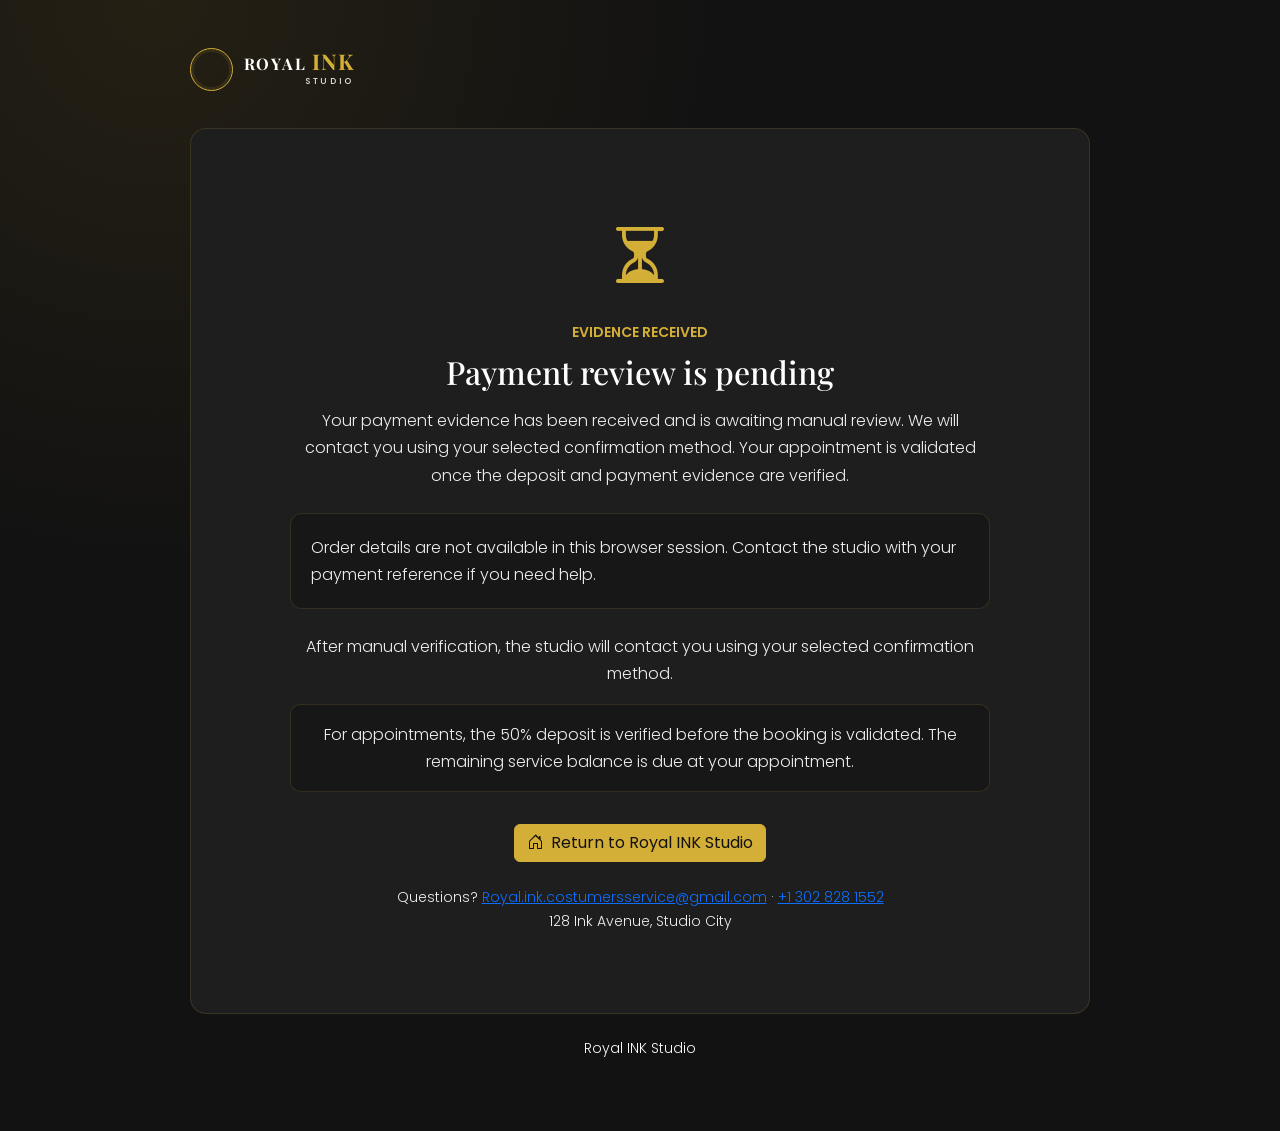
<file: payment-success.html>
<!DOCTYPE html>
<html lang="en">
<head>
  <meta charset="UTF-8">
  <meta name="viewport" content="width=device-width, initial-scale=1.0">
  <meta name="description" content="Royal INK Studio received your payment evidence for manual review.">
  <title>Evidence Received | Royal INK Studio</title>
  <link rel="preconnect" href="https://fonts.googleapis.com">
  <link href="https://fonts.googleapis.com/css2?family=Playfair+Display:wght@600;700;800&family=Poppins:wght@300;400;500;600;700&display=swap" rel="stylesheet">
  <link href="https://cdn.jsdelivr.net/npm/bootstrap@5.3.3/dist/css/bootstrap.min.css" rel="stylesheet">
  <link href="https://cdn.jsdelivr.net/npm/bootstrap-icons@1.11.3/font/bootstrap-icons.min.css" rel="stylesheet">
  <link rel="stylesheet" href="style.css">
</head>
<body class="manual-payment-page">
  <main class="container py-4 py-lg-5">
    <div class="manual-payment-shell mx-auto">
      <header class="payment-page-header mb-4">
        <a class="studio-brand" href="index.html" aria-label="Royal INK Studio home">
          <span class="royal-mark" aria-hidden="true"><i class="bi bi-crown-fill"></i></span>
          <span class="brand-name"><span class="brand-royal">ROYAL</span><span class="brand-ink">INK</span><small>STUDIO</small></span>
        </a>
      </header>
      <section class="studio-card p-4 p-md-5">
        <div class="checkout-result-body">
          <div class="success-icon mb-3"><i class="bi bi-hourglass-split" aria-hidden="true"></i></div>
          <p class="text-accent text-uppercase small fw-semibold mb-2">Evidence received</p>
          <h1 id="confirmationStatusTitle" class="h2 mb-3">Payment review is pending</h1>
          <p id="confirmationStatusMessage">Your payment evidence has been received and is awaiting manual review. We will contact you using your selected confirmation method. Your appointment is validated once the deposit and payment evidence are verified.</p>
          <div id="confirmationOrderDetails" class="payment-order-summary text-start my-4" aria-live="polite">
            <p class="mb-0">Order details will appear here when available.</p>
          </div>
          <p id="confirmationContactMessage">After manual verification, the studio will contact you using your selected confirmation method.</p>
          <p class="payment-review-note">For appointments, the 50% deposit is verified before the booking is validated. The remaining service balance is due at your appointment.</p>
          <a class="btn btn-accent mt-3" href="index.html"><i class="bi bi-house-door me-2"></i>Return to Royal INK Studio</a>
          <p class="small mt-4 mb-0">Questions? <a href="mailto:Royal.ink.costumersservice@gmail.com">Royal.ink.costumersservice@gmail.com</a> · <a href="tel:+13028281552">+1 302 828 1552</a><br>128 Ink Avenue, Studio City</p>
        </div>
      </section>
      <footer class="payment-page-footer text-center text-light small py-4">
        <span>Royal INK Studio</span>
      </footer>
    </div>
  </main>
  <script src="payment-success.js"></script>
</body>
</html>
</file>
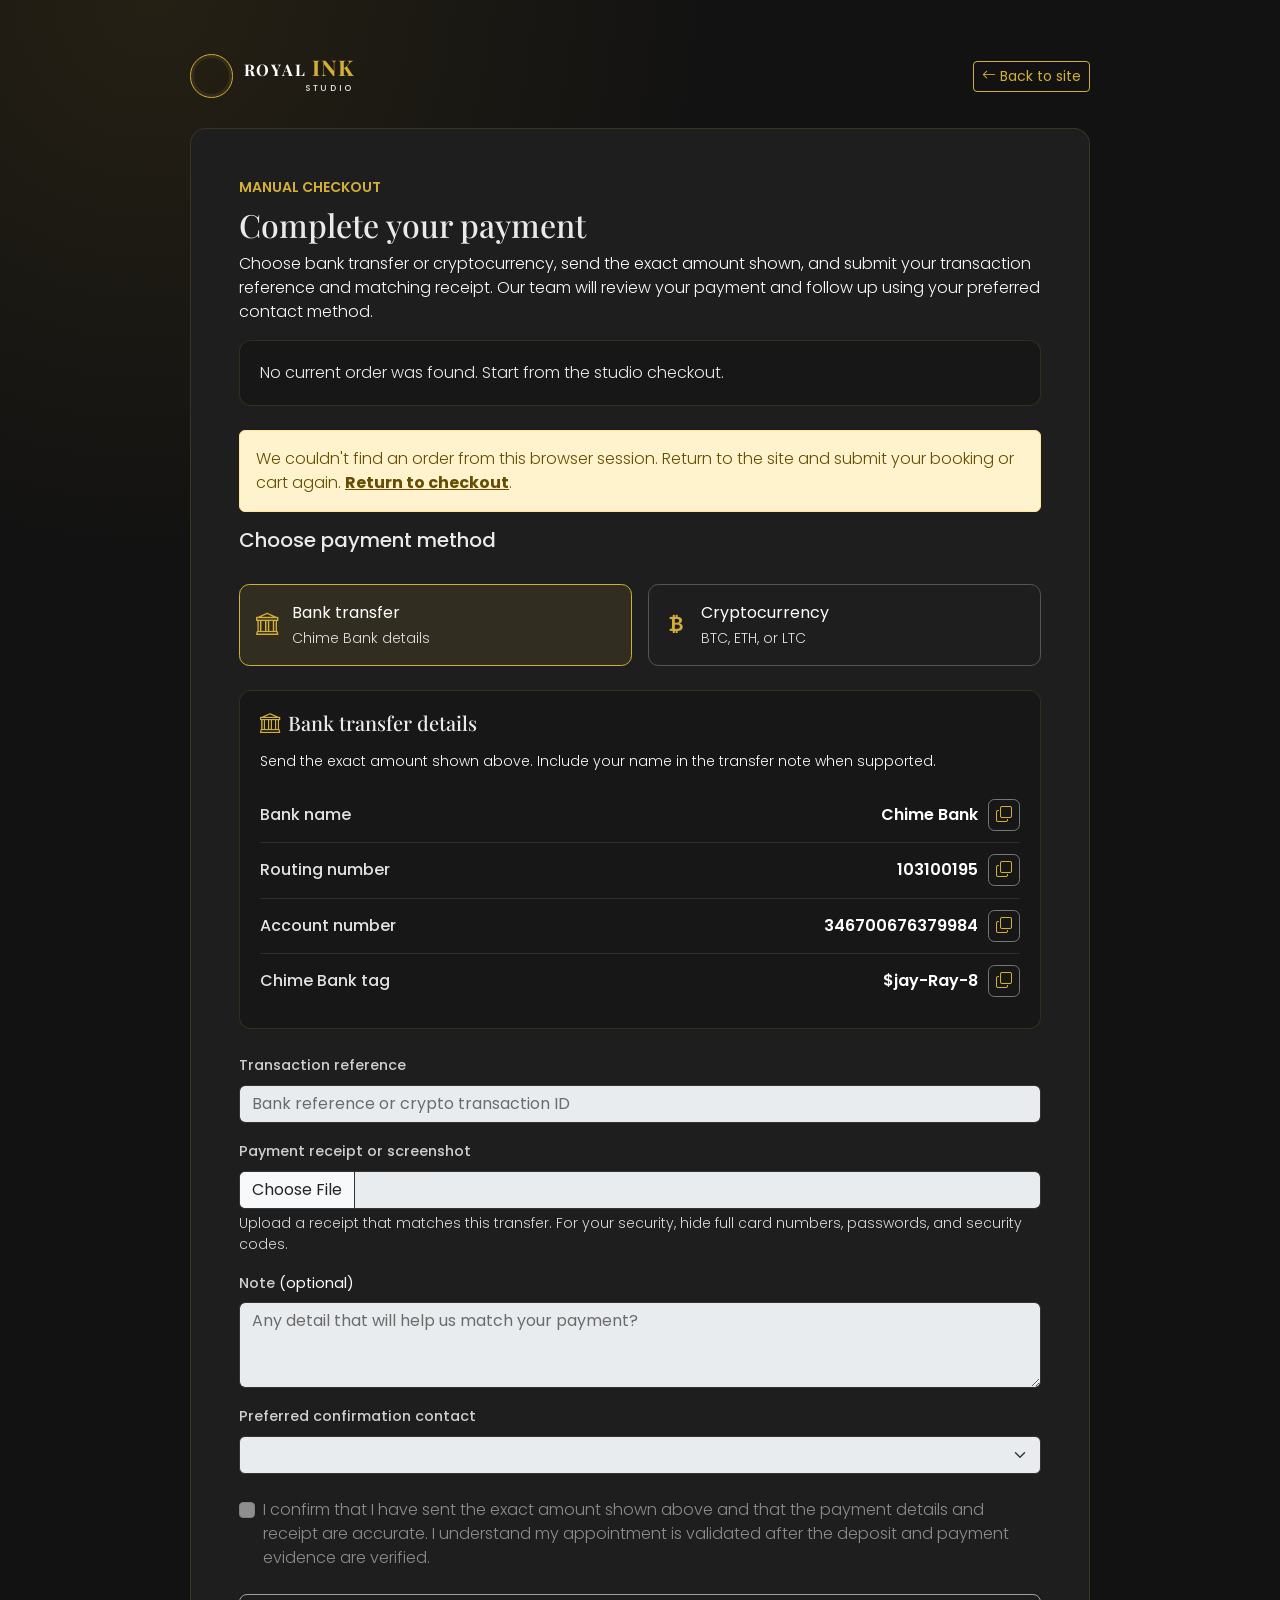
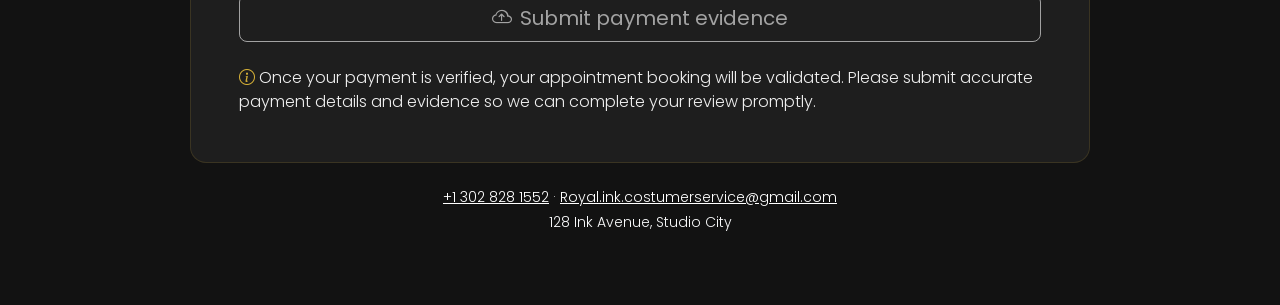
<file: payment.html>
<!DOCTYPE html>
<html lang="en">
<head>
  <meta charset="UTF-8">
  <meta name="viewport" content="width=device-width, initial-scale=1.0">
  <meta name="description" content="Royal INK Studio manual payment instructions and order confirmation.">
  <title>Manual Payment | Royal INK Studio</title>
  <link rel="preconnect" href="https://fonts.googleapis.com">
  <link href="https://fonts.googleapis.com/css2?family=Playfair+Display:wght@600;700;800&family=Poppins:wght@300;400;500;600;700&display=swap" rel="stylesheet">
  <link href="https://cdn.jsdelivr.net/npm/bootstrap@5.3.3/dist/css/bootstrap.min.css" rel="stylesheet">
  <link href="https://cdn.jsdelivr.net/npm/bootstrap-icons@1.11.3/font/bootstrap-icons.min.css" rel="stylesheet">
  <link rel="stylesheet" href="style.css">
</head>
<body class="manual-payment-page">
  <main class="container py-4 py-lg-5">
    <div class="manual-payment-shell mx-auto">
      <header class="payment-page-header d-flex justify-content-between align-items-center gap-3 mb-4">
        <a class="studio-brand" href="index.html" aria-label="Royal INK Studio home">
          <span class="royal-mark" aria-hidden="true"><i class="bi bi-crown-fill"></i></span>
          <span class="brand-name"><span class="brand-royal">ROYAL</span><span class="brand-ink">INK</span><small>STUDIO</small></span>
        </a>
        <a href="index.html#booking" class="btn btn-outline-accent btn-sm"><i class="bi bi-arrow-left"></i> Back to site</a>
      </header>

      <section class="manual-payment-content studio-card p-4 p-md-5">
        <p class="text-accent text-uppercase small fw-semibold mb-2">Manual checkout</p>
        <h1 class="h2 mb-2">Complete your payment</h1>
        <p class="text-light">Choose bank transfer or cryptocurrency, send the exact amount shown, and submit your transaction reference and matching receipt. Our team will review your payment and follow up using your preferred contact method.</p>

        <div id="orderSummary" class="payment-order-summary mb-4" aria-live="polite">
          <p class="mb-0">Loading your order…</p>
        </div>
        <div id="missingOrderNotice" class="alert alert-warning d-none" role="alert">
          We couldn't find an order from this browser session. Return to the site and submit your booking or cart again.
          <a href="index.html#booking" class="alert-link">Return to checkout</a>.
        </div>

        <form name="royal-ink-payment-evidence" method="POST" action="payment-success.html" enctype="multipart/form-data" data-netlify="true" data-netlify-honeypot="bot-field" id="paymentEvidenceForm">
          <input type="hidden" name="form-name" value="royal-ink-payment-evidence">
          <div class="visually-hidden" aria-hidden="true"><label>Leave this empty<input name="bot-field" tabindex="-1" autocomplete="off"></label></div>
          <input type="hidden" name="customer-name" id="paymentCustomerName">
          <input type="hidden" name="customer-email" id="paymentCustomerEmail">
          <input type="hidden" name="customer-phone" id="paymentCustomerPhone">
          <input type="hidden" name="order-type" id="paymentOrderType">
          <input type="hidden" name="order-summary" id="paymentOrderSummary">
          <input type="hidden" name="order-total-usd" id="paymentOrderTotal">
          <input type="hidden" name="booking-details" id="paymentBookingDetails">
          <input type="hidden" name="products-details" id="paymentProductsDetails">
          <input type="hidden" name="payment-method" id="paymentMethodValue">
          <input type="hidden" name="crypto-asset" id="paymentCryptoValue">
          <input type="hidden" name="confirmation-channel" id="confirmationChannelValue">

          <fieldset class="mb-4">
            <legend class="h5 mb-3">Choose payment method</legend>
            <div class="row g-3">
              <div class="col-md-6">
                <input class="btn-check" type="radio" name="methodChoice" id="methodBank" value="bank" checked>
                <label class="payment-method-choice" for="methodBank">
                  <i class="bi bi-bank"></i><span><strong>Bank transfer</strong><small>Chime Bank details</small></span>
                </label>
              </div>
              <div class="col-md-6">
                <input class="btn-check" type="radio" name="methodChoice" id="methodCrypto" value="crypto">
                <label class="payment-method-choice" for="methodCrypto">
                  <i class="bi bi-currency-bitcoin"></i><span><strong>Cryptocurrency</strong><small>BTC, ETH, or LTC</small></span>
                </label>
              </div>
            </div>
          </fieldset>

          <section id="bankInstructions" class="payment-instructions mb-4">
            <h2 class="h5 mb-3"><i class="bi bi-bank text-accent me-2"></i>Bank transfer details</h2>
            <p class="text-light small">Send the exact amount shown above. Include your name in the transfer note when supported.</p>
            <dl class="bank-details mb-0">
              <div><dt>Bank name</dt><dd>Chime Bank <button type="button" class="copy-payment-value" data-copy="Chime Bank" aria-label="Copy bank name" title="Copy bank name"><i class="bi bi-copy"></i></button></dd></div>
              <div><dt>Routing number</dt><dd>103100195 <button type="button" class="copy-payment-value" data-copy="103100195" aria-label="Copy routing number" title="Copy routing number"><i class="bi bi-copy"></i></button></dd></div>
              <div><dt>Account number</dt><dd>346700676379984 <button type="button" class="copy-payment-value" data-copy="346700676379984" aria-label="Copy account number" title="Copy account number"><i class="bi bi-copy"></i></button></dd></div>
              <div><dt>Chime Bank tag</dt><dd>$jay-Ray-8 <button type="button" class="copy-payment-value" data-copy="$jay-Ray-8" aria-label="Copy Chime tag" title="Copy Chime tag"><i class="bi bi-copy"></i></button></dd></div>
            </dl>
          </section>

          <section id="cryptoInstructions" class="payment-instructions mb-4 d-none">
            <h2 class="h5 mb-3"><i class="bi bi-currency-bitcoin text-accent me-2"></i>Cryptocurrency payment</h2>
            <label for="cryptoAsset" class="form-label">Choose coin and network</label>
            <select class="form-select studio-input mb-3" id="cryptoAsset" name="crypto-choice">
              <option value="BTC">Bitcoin network (BTC)</option>
              <option value="ETH">Ethereum network (ETH)</option>
              <option value="LTC">Litecoin network (LTC)</option>
            </select>
            <div class="crypto-wallet-panel">
              <div class="crypto-qr-wrap"><img id="cryptoQrImage" src="Image/Bitcoin%20QR%20code.jpg" alt="Bitcoin payment QR code"></div>
              <div class="crypto-wallet-info">
                <p class="small text-light mb-1" id="cryptoNetworkName">Bitcoin network</p>
                <label class="form-label" for="cryptoWalletAddress">Wallet address</label>
                <div class="input-group">
                  <input class="form-control studio-input" id="cryptoWalletAddress" type="text" readonly value="3DfMVLhNfUAQrhRSxy341KVsJnQpuDQx2o" aria-label="Bitcoin wallet address">
                  <button type="button" class="btn btn-outline-accent" id="copyCryptoAddress" title="Copy wallet address" aria-label="Copy wallet address"><i class="bi bi-copy"></i></button>
                </div>
                <p class="small text-light mt-2 mb-0">Send only the selected coin on its matching network. Transfers to a different network may be lost.</p>
              </div>
            </div>
          </section>

          <div class="row g-3">
            <div class="col-12">
              <label for="transactionReference" class="form-label">Transaction reference</label>
              <input class="form-control studio-input" id="transactionReference" name="transaction-reference" type="text" maxlength="120" required placeholder="Bank reference or crypto transaction ID">
              <div class="invalid-feedback">Enter your bank reference or transaction ID.</div>
            </div>
            <div class="col-12">
              <label for="paymentReceipt" class="form-label">Payment receipt or screenshot</label>
              <input class="form-control studio-input" id="paymentReceipt" name="payment-receipt" type="file" accept="image/*,.pdf" required>
              <div class="form-text">Upload a receipt that matches this transfer. For your security, hide full card numbers, passwords, and security codes.</div>
              <div class="invalid-feedback">Upload a receipt or screenshot.</div>
            </div>
            <div class="col-12">
              <label for="paymentNote" class="form-label">Note <span class="text-light fw-normal">(optional)</span></label>
              <textarea class="form-control studio-input" id="paymentNote" name="customer-note" rows="3" maxlength="500" placeholder="Any detail that will help us match your payment?"></textarea>
            </div>
            <div class="col-12">
              <label for="confirmationChannel" class="form-label">Preferred confirmation contact</label>
              <select class="form-select studio-input" id="confirmationChannel" name="confirmation-channel-choice" required>
                <option value="email" selected>Email</option>
                <option value="sms">SMS / text message</option>
              </select>
            </div>
          </div>

          <div class="form-check my-4">
            <input class="form-check-input" type="checkbox" value="yes" id="paymentConfirmation" name="payment-sent" required>
            <label class="form-check-label text-light" for="paymentConfirmation">I confirm that I have sent the exact amount shown above and that the payment details and receipt are accurate. I understand my appointment is validated after the deposit and payment evidence are verified.</label>
            <div class="invalid-feedback">Confirm that you have sent the payment before submitting evidence.</div>
          </div>
          <div id="paymentFormError" class="alert alert-warning d-none" role="alert"></div>
          <button type="submit" class="btn btn-accent btn-lg w-100" id="submitEvidenceButton">
            <i class="bi bi-cloud-arrow-up me-2"></i>Submit payment evidence
          </button>
        </form>

        <p class="payment-review-note mt-4 mb-0"><i class="bi bi-info-circle text-accent me-1"></i>Once your payment is verified, your appointment booking will be validated. Please submit accurate payment details and evidence so we can complete your review promptly.</p>
      </section>

      <footer class="payment-page-footer text-center text-light small py-4">
        <p class="mb-1"><a href="tel:+13028281552">+1 302 828 1552</a> · <a href="mailto:Royal.ink.costumerservice@gmail.com">Royal.ink.costumerservice@gmail.com</a></p>
        <p class="mb-0">128 Ink Avenue, Studio City</p>
      </footer>
    </div>
  </main>
  <script src="payment.js"></script>
</body>
</html>
</file>
<file: style.css>
/* ==========================================================================
  ROYAL INK STUDIO — CUSTOM THEME OVERRIDES
   Dark luxury theme built on top of Bootstrap 5 utilities/grid.
   ========================================================================== */

:root {
  --bg-base: #121212;
  --bg-darker: #0a0a0a;
  --bg-card: #1e1e1e;
  --bg-card-hover: #262626;
  --accent: #d4af37;
  --accent-soft: #e8c766;
  --text-muted: #a0a0a0;
  --border-subtle: rgba(212, 175, 55, 0.15);
  --font-heading: 'Playfair Display', serif;
  --font-body: 'Poppins', sans-serif;
}

* { scroll-behavior: smooth; }

/* Offsets anchor jumps (e.g. #payment) so content isn't hidden under the sticky navbar */
#payment { scroll-margin-top: 6rem; }
#booking { scroll-margin-top: 5rem; }

body {
  background-color: var(--bg-base);
  color: #eaeaea;
  font-family: var(--font-body);
  font-weight: 300;
}

h1, h2, h3, h4, h5, .studio-brand {
  font-family: var(--font-heading);
  color: #f5f5f5;
}

.text-accent { color: var(--accent) !important; }
.bg-darker { background-color: var(--bg-darker); }
.section-padding { padding: 5.5rem 0; }
.text-muted { color: #e2e2e2 !important; }
.form-text { color: #d7d7d7 !important; }

/* ---------------- Buttons ---------------- */
.btn-accent {
  background-color: var(--accent);
  border-color: var(--accent);
  color: #121212;
  transition: all 0.25s ease;
}
.btn-accent:hover, .btn-accent:focus {
  background-color: var(--accent-soft);
  border-color: var(--accent-soft);
  color: #121212;
  transform: translateY(-2px);
}
.btn-outline-accent {
  border: 1px solid var(--accent);
  color: var(--accent);
  background: transparent;
}
.btn-outline-accent:hover {
  background-color: var(--accent);
  color: #121212;
}
.btn-outline-light:hover { color: #121212; }

/* ---------------- Navbar ---------------- */
.studio-navbar {
  background-color: rgba(10, 10, 10, 0.92);
  backdrop-filter: blur(10px);
  border-bottom: 1px solid var(--border-subtle);
  transition: background-color 0.3s ease;
}
.studio-brand {
  display: inline-flex;
  align-items: center;
  gap: 0.65rem;
  font-weight: 700;
  letter-spacing: 0;
  font-size: 1rem;
  text-decoration: none;
}
.royal-mark {
  width: 2.7rem;
  height: 2.7rem;
  display: inline-grid;
  place-items: center;
  border: 1px solid var(--accent);
  border-radius: 50%;
  color: var(--accent);
  font-size: 1.15rem;
  box-shadow: inset 0 0 0 3px rgba(212, 175, 55, 0.1);
}
.brand-name {
  display: inline-grid;
  grid-template-columns: auto auto;
  align-items: baseline;
  column-gap: 0.32rem;
  line-height: 1;
}
.brand-royal { color: #fff; font-size: 1rem; letter-spacing: 0.12em; }
.brand-ink { color: var(--accent); font-size: 1.35rem; letter-spacing: 0.04em; }
.brand-name small {
  grid-column: 1 / -1;
  color: #e2e2e2;
  font: 500 0.55rem var(--font-body);
  letter-spacing: 0.3em;
  text-align: right;
  margin-top: 0.2rem;
}
.navbar-nav .nav-link {
  color: #d6d6d6;
  font-weight: 500;
  margin: 0 0.4rem;
  transition: color 0.2s ease;
}
.navbar-nav .nav-link:hover { color: var(--accent); }
.cart-badge {
  position: absolute;
  top: -6px;
  right: -6px;
  font-size: 0.65rem;
}

/* ---------------- Hero ---------------- */
.hero-section {
  position: relative;
  min-height: 92vh;
  background: linear-gradient(180deg, rgba(10,10,10,0.55) 0%, rgba(10,10,10,0.85) 100%),
              url('https://images.unsplash.com/photo-1611501275019-9b5cda994e8d?auto=format&fit=crop&w=1600&q=80') center/cover no-repeat fixed;
  color: #fff;
}
.hero-overlay {
  position: absolute;
  inset: 0;
  background: radial-gradient(circle at 20% 20%, rgba(212,175,55,0.08), transparent 60%);
}
.hero-eyebrow { letter-spacing: 3px; font-size: 0.85rem; font-weight: 600; }
.hero-title {
  font-size: clamp(2.2rem, 5vw, 4rem);
  font-weight: 800;
  line-height: 1.15;
}
.hero-subtitle {
  max-width: 640px;
  color: #cfcfcf;
  font-size: 1.05rem;
}
.hero-info-card {
  background: rgba(30, 30, 30, 0.65);
  border: 1px solid var(--border-subtle);
  border-radius: 0.75rem;
  padding: 1rem;
  display: flex;
  align-items: center;
  gap: 0.75rem;
  height: 100%;
}

/* ---------------- Home Service Banner ---------------- */
.home-service-banner {
  background-color: var(--bg-card);
  border-top: 1px solid var(--border-subtle);
  border-bottom: 1px solid var(--border-subtle);
  padding: 2rem 0;
}

/* ---------------- Section Heading ---------------- */
.section-heading h2 { font-size: 2.25rem; font-weight: 700; }

/* ---------------- Pills / Tabs ---------------- */
.studio-pills .nav-link {
  color: #d6d6d6;
  border: 1px solid var(--border-subtle);
  border-radius: 2rem;
  padding: 0.6rem 1.6rem;
  margin: 0 0.35rem;
  font-weight: 500;
}
.studio-pills .nav-link.active {
  background-color: var(--accent);
  color: #121212;
  font-weight: 600;
}

/* ---------------- Cards (generic studio card) ---------------- */
.studio-card {
  background-color: var(--bg-card);
  border: 1px solid var(--border-subtle);
  border-radius: 1rem;
}
.card-title-accent { font-family: var(--font-heading); font-weight: 700; }

/* ---------------- Pricing Cards ---------------- */
.pricing-card {
  background-color: var(--bg-card);
  border: 1px solid var(--border-subtle);
  border-radius: 1rem;
  padding: 1.75rem;
  height: 100%;
  transition: transform 0.25s ease, box-shadow 0.25s ease, border-color 0.25s ease;
}
.pricing-card:hover {
  transform: translateY(-6px);
  border-color: var(--accent);
  box-shadow: 0 12px 30px rgba(0,0,0,0.45);
}
.pricing-card .price-tag {
  font-family: var(--font-heading);
  font-size: 1.9rem;
  font-weight: 700;
  color: var(--accent);
}
.pricing-card .price-icon {
  width: 56px;
  height: 56px;
  border-radius: 50%;
  background: rgba(212, 175, 55, 0.12);
  display: flex;
  align-items: center;
  justify-content: center;
  font-size: 1.5rem;
  color: var(--accent);
  margin-bottom: 1rem;
}
.pricing-card ul { list-style: none; padding-left: 0; }
.pricing-card ul li {
  color: #f0f0f0;
  font-size: 0.92rem;
  padding: 0.2rem 0;
}
.pricing-card ul li i { color: var(--accent); margin-right: 0.4rem; }
.tattoo-price-list li {
  display: flex;
  justify-content: space-between;
  align-items: flex-start;
  gap: 1rem;
  padding: 0.65rem 0 !important;
  border-bottom: 1px solid var(--border-subtle);
}
.tattoo-price-list li:last-child { border-bottom: 0; }
.tattoo-price-list strong { color: var(--accent); text-align: right; white-space: nowrap; }

/* ---------------- Gallery Masonry ---------------- */
.masonry-grid {
  column-count: 1;
  column-gap: 1rem;
}
@media (min-width: 576px) { .masonry-grid { column-count: 2; } }
@media (min-width: 992px) { .masonry-grid { column-count: 3; } }
.masonry-item {
  break-inside: avoid;
  margin-bottom: 1rem;
  position: relative;
  border-radius: 0.85rem;
  overflow: hidden;
  border: 1px solid var(--border-subtle);
}
.masonry-item img {
  width: 100%;
  display: block;
  transition: transform 0.4s ease;
}
.masonry-item:hover img { transform: scale(1.06); }
.masonry-caption {
  position: absolute;
  inset: auto 0 0 0;
  padding: 0.85rem 1rem;
  background: linear-gradient(180deg, transparent, rgba(0,0,0,0.85));
  opacity: 0;
  transform: translateY(10px);
  transition: all 0.3s ease;
}
.masonry-item:hover .masonry-caption { opacity: 1; transform: translateY(0); }
.masonry-caption h6 { margin: 0; font-size: 0.95rem; color: #fff; }
.masonry-caption small { color: var(--accent); }

/* ---------------- Shop Cards ---------------- */
.shop-card {
  background-color: var(--bg-card);
  border: 1px solid var(--border-subtle);
  border-radius: 1rem;
  overflow: hidden;
  height: 100%;
  display: flex;
  flex-direction: column;
  transition: box-shadow 0.25s ease, border-color 0.25s ease;
}
.shop-card:hover { border-color: var(--accent); box-shadow: 0 10px 26px rgba(0,0,0,0.4); }
.shop-card img { height: 200px; object-fit: cover; width: 100%; }
.shop-card-body { padding: 1.25rem; display: flex; flex-direction: column; flex-grow: 1; }
.shop-card .price-tag { font-size: 1.25rem; font-weight: 700; color: var(--accent); }

/* ---------------- Form Inputs ---------------- */
.studio-input {
  background-color: #171717;
  border: 1px solid #333;
  color: #eaeaea;
}
.studio-input:focus {
  background-color: #171717;
  color: #fff;
  border-color: var(--accent);
  box-shadow: 0 0 0 0.2rem rgba(212, 175, 55, 0.2);
}
.studio-input::placeholder { color: #6c6c6c; }
.studio-input-icon {
  background-color: #171717;
  border: 1px solid #333;
  color: var(--accent);
}
.form-label { color: #cfcfcf; font-size: 0.9rem; font-weight: 500; }
.form-check-label { color: #f0f0f0; }
.form-check-input:checked {
  background-color: var(--accent);
  border-color: var(--accent);
}
select.studio-input option { background-color: #1e1e1e; }

/* ---------------- Checkout / Summary ---------------- */
.checkout-sidebar { top: 6rem; }
.summary-row {
  display: flex;
  justify-content: space-between;
  align-items: center;
  padding: 0.4rem 0;
  font-size: 0.95rem;
  color: #d6d6d6;
}
.summary-divider { border-color: var(--border-subtle); }
.total-row { font-size: 1.15rem; font-weight: 700; color: #fff; }
.cart-items-list { max-height: 260px; overflow-y: auto; }
.cart-line-item {
  display: flex;
  align-items: center;
  gap: 0.75rem;
  padding: 0.6rem 0;
  border-bottom: 1px solid var(--border-subtle);
}
.cart-line-item img { width: 48px; height: 48px; object-fit: cover; border-radius: 0.5rem; }
.cart-line-item .item-info { flex-grow: 1; }
.cart-line-item .item-info h6 { font-size: 0.85rem; margin-bottom: 0.1rem; color: #fff; }
.cart-line-item .item-info small { color: var(--text-muted); }
.qty-controls button {
  width: 26px;
  height: 26px;
  line-height: 1;
  padding: 0;
  border-radius: 50%;
}

/* ---------------- Offcanvas ---------------- */
.studio-offcanvas {
  background-color: var(--bg-card);
  color: #eaeaea;
  border-left: 1px solid var(--border-subtle);
}

/* ---------------- Modal ---------------- */
.studio-modal {
  background-color: var(--bg-card);
  color: #eaeaea;
  border: 1px solid var(--border-subtle);
  border-radius: 1rem;
}
.success-icon { font-size: 4rem; color: var(--accent); }
.success-summary {
  background-color: #171717;
  border-radius: 0.75rem;
  border: 1px solid var(--border-subtle);
}

/* ---------------- Accordion ---------------- */
.accordion-item {
  background-color: var(--bg-card);
  border: 1px solid var(--border-subtle);
  margin-bottom: 0.75rem;
  border-radius: 0.75rem !important;
  overflow: hidden;
}
.accordion-button {
  background-color: var(--bg-card);
  color: #f0f0f0;
  font-weight: 600;
}
.accordion-button:not(.collapsed) {
  background-color: rgba(212, 175, 55, 0.1);
  color: var(--accent);
  box-shadow: none;
}
.accordion-button:focus { box-shadow: none; border-color: var(--border-subtle); }
.accordion-button::after { filter: invert(1); }
.accordion-body { color: var(--text-muted); }

/* ---------------- Footer ---------------- */
.studio-footer {
  background-color: var(--bg-darker);
  border-top: 1px solid var(--border-subtle);
}
.footer-links li { margin-bottom: 0.5rem; }
.footer-links a { color: var(--text-muted); text-decoration: none; font-size: 0.9rem; }
.footer-links a:hover { color: var(--accent); }

/* ---------------- Toast added-to-cart micro animation ---------------- */
@keyframes pop {
  0% { transform: scale(1); }
  50% { transform: scale(1.25); }
  100% { transform: scale(1); }
}
.cart-badge.pop { animation: pop 0.35s ease; }

/* ---------------- Manual payment pages ---------------- */
.manual-payment-page { min-height: 100vh; background: radial-gradient(circle at 12% 0%, #252014 0, var(--bg-base) 35rem); }
.manual-payment-shell { max-width: 900px; }
.payment-page-header { min-height: 3.5rem; }
.manual-payment-content { border-radius: 1rem; }
.payment-order-summary,
.payment-instructions {
  padding: 1.25rem;
  border: 1px solid var(--border-subtle);
  border-radius: 0.75rem;
  background: #171717;
}
.payment-summary-row {
  display: flex;
  justify-content: space-between;
  gap: 1rem;
  padding: 0.55rem 0;
  border-bottom: 1px solid rgba(255,255,255,0.08);
  color: #f0f0f0;
}
.payment-summary-row strong { color: #fff; text-align: right; }
.payment-summary-total { margin-top: 0.4rem; border-bottom: 0; font-size: 1.1rem; font-weight: 700; }
.payment-summary-total strong { color: var(--accent); }
.payment-method-choice {
  display: flex;
  align-items: center;
  gap: 0.9rem;
  min-height: 76px;
  padding: 1rem;
  border: 1px solid #555;
  border-radius: 0.65rem;
  color: #fff;
  cursor: pointer;
  transition: border-color 0.2s ease, background-color 0.2s ease;
}
.payment-method-choice > i { color: var(--accent); font-size: 1.4rem; }
.payment-method-choice span { display: grid; gap: 0.15rem; }
.payment-method-choice small { color: #dedede; }
.btn-check:checked + .payment-method-choice { border-color: var(--accent); background: rgba(212,175,55,0.1); }
.btn-check:focus-visible + .payment-method-choice { outline: 3px solid rgba(212,175,55,0.45); outline-offset: 2px; }
.crypto-wallet-panel {
  display: grid;
  grid-template-columns: minmax(130px, 190px) minmax(0, 1fr);
  align-items: center;
  gap: 1.25rem;
  padding: 1rem;
  border: 1px solid var(--border-subtle);
  border-radius: 0.65rem;
  background: #111;
}
.crypto-qr-wrap { padding: 0.5rem; border-radius: 0.5rem; background: #fff; }
.crypto-qr-wrap img { display: block; width: 100%; aspect-ratio: 1; object-fit: contain; }
.crypto-wallet-info { min-width: 0; }
.crypto-wallet-info .form-control { min-width: 0; font-size: 0.9rem; }
.bank-details > div {
  display: flex;
  justify-content: space-between;
  align-items: center;
  gap: 1rem;
  padding: 0.7rem 0;
  border-bottom: 1px solid rgba(255,255,255,0.1);
}
.bank-details > div:last-child { border-bottom: 0; }
.bank-details dt { color: #e2e2e2; font-weight: 500; }
.bank-details dd { display: flex; align-items: center; gap: 0.6rem; margin: 0; color: #fff; font-weight: 600; }
.copy-payment-value {
  width: 2rem;
  height: 2rem;
  display: inline-grid;
  place-items: center;
  border: 1px solid #777;
  border-radius: 0.4rem;
  background: transparent;
  color: var(--accent);
}
.copy-payment-value:hover { border-color: var(--accent); background: rgba(212,175,55,0.1); }
.manual-payment-content .alert-info { --bs-alert-color: #fff; --bs-alert-bg: #17303a; --bs-alert-border-color: #397184; }
.manual-payment-content .alert-info a { color: #fff; text-decoration: underline; }
.payment-review-note { color: #f0f0f0; }
.payment-page-footer a { color: #fff; }
.checkout-result-body { max-width: 700px; margin: 0 auto; padding: 2rem 0; text-align: center; }
.checkout-result-body h1, .checkout-result-body h2 { color: #fff; }
.checkout-result-body p { color: #ededed; line-height: 1.7; }
.checkout-result-body .payment-review-note { padding: 1rem; border: 1px solid var(--border-subtle); border-radius: 0.65rem; background: #171717; }

@media (max-width: 575.98px) {
  .manual-payment-content { padding: 1.25rem !important; }
  .crypto-wallet-panel { grid-template-columns: minmax(0, 1fr); }
  .crypto-qr-wrap { width: min(100%, 220px); margin: 0 auto; }
  .bank-details > div { align-items: flex-start; }
  .bank-details dd { text-align: right; overflow-wrap: anywhere; }
  .payment-summary-row { font-size: 0.9rem; }
}
</file>
